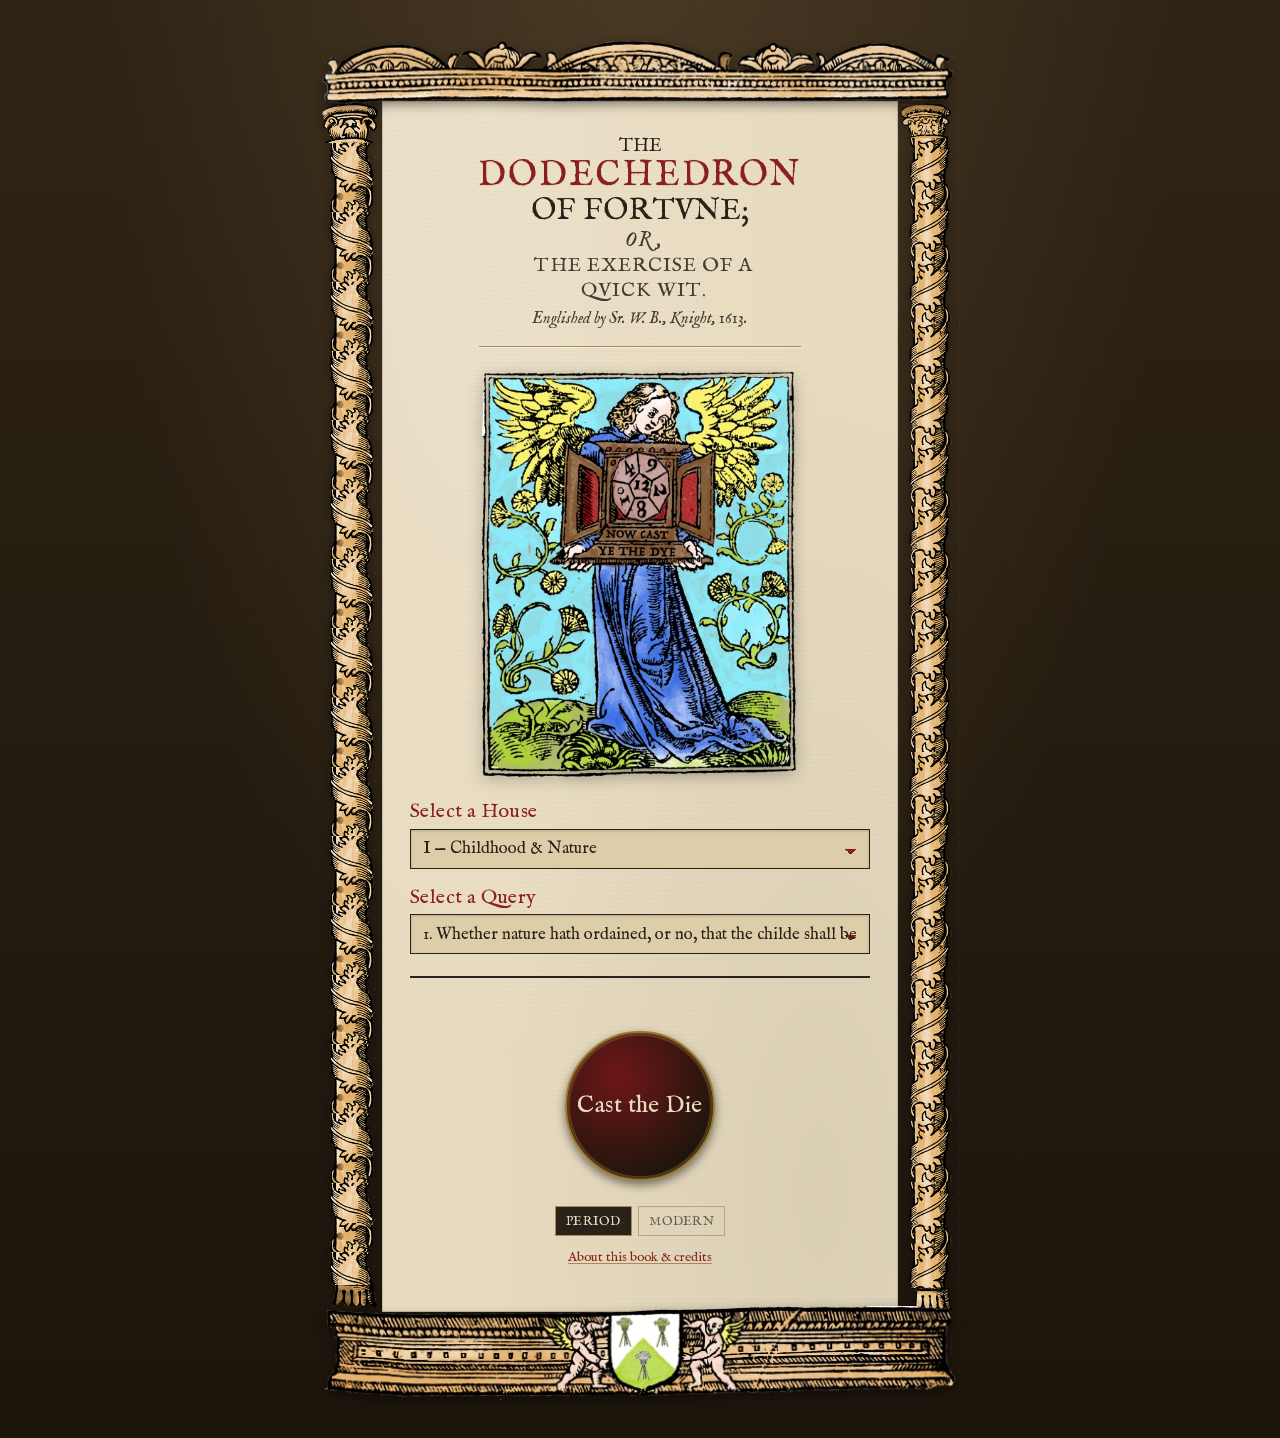
<file: index.html>
<!DOCTYPE html>
<html lang="en">

<head>
    <meta charset="UTF-8">
    <meta name="viewport" content="width=device-width, initial-scale=1">
    <title>The Dodechedron of Fortune</title>
    <link rel="stylesheet" href="dodec1.css">
    <link rel="manifest" href="manifest.json">
    <meta name="theme-color" content="#2e2416">
    <link rel="apple-touch-icon" href="icons/apple-touch-icon.png">
    <meta name="apple-mobile-web-app-capable" content="yes">
    <meta name="apple-mobile-web-app-status-bar-style" content="black-translucent">
    <meta name="apple-mobile-web-app-title" content="Dodechedron">
</head>

<body>
    <div id="frame">
        <img id="cornice-top" src="assets/cornice-top.webp" alt="">

        <div id="colonnade">
            <div class="column column-left" aria-hidden="true">
                <img class="col-cap" src="assets/column-left-cap.png" alt="">
                <div class="col-shaft"></div>
                <img class="col-foot" src="assets/column-left-foot.png" alt="">
            </div>

            <div id="container">
                <h1 class="title">
                    <span class="title-line--display-small">The</span>
                    <span class="title-line--wordmark">Dodechedron</span>
                    <span class="title-line--display">of Fortvne;</span>
                </h1>
                <p class="subtitle"><em>Or ,</em><br /> the Exercise of a <br />Qvick Wit.</p>

		<p class="subtitle-translator-credit">Englished by Sr. W. B., Knight, 1613.</p>

                <hr class="rule" />

                <div class="hero-wrap">
                    <div class="hero-stage">
                        <img class="hero-base" src="assets/angel-die.webp" alt="A woodcut of an angel presenting a twelve-sided die in an open case, reading NOW CAST YE THE DYE">
                        <button type="button" class="die-hotspot" aria-label="Cast the die" onclick="animateDieAndTellFortune()">
                            <img id="dieOverlay" src="assets/die-1.png" alt="">
                        </button>
                    </div>
                </div>

                <form class="consult" onsubmit="return false;">
                    <div class="field">
                        <label for="house">Select a House</label>
                        <select id="house" name="house">
                            <!-- options filled in by dodec1.js from HOUSES -->
                        </select>
                    </div>

                    <div class="field">
                        <label for="q_num">Select a Query</label>
                        <select id="q_num" name="q_num">
                            <!-- options filled in by dodec1.js from HOUSES, based on the chosen house -->
                        </select>
                    </div>
                </form>

                <div class="leaf">
                    <div id="questionPrint"></div>
                    <div id="answerPage"></div>
                    <div id="workings" class="workings"></div>
                </div>

                <div class="cast-wrap">
                    <button type="button" class="cast" onclick="animateDieAndTellFortune()">Cast&nbsp;the&nbsp;Die</button>
                </div>

                <div class="toggle" role="group" aria-label="Typeface">
                    <button type="button" id="btn-blackletter" aria-pressed="true" onclick="setTypeface('blackletter')">Period</button>
                    <button type="button" id="btn-modern" aria-pressed="false" onclick="setTypeface('modern')">Modern</button>
                </div>

                <p class="colophon-link"><a href="credits.html">About this book &amp; credits</a></p>
            </div>

            <div class="column column-right" aria-hidden="true">
                <img class="col-cap" src="assets/column-right-cap.png" alt="">
                <div class="col-shaft"></div>
                <img class="col-foot" src="assets/column-right-foot.png" alt="">
            </div>
        </div>

        <img id="base-bottom" src="assets/base.webp" alt="">
    </div>

    <script src="dodec-questions.js"></script>
    <script src="dodec-answers.js"></script>
    <script src="typeface-toggle.js"></script>
    <script src="dodec1.js"></script>
    <script>
        if ("serviceWorker" in navigator) {
            window.addEventListener("load", function () {
                navigator.serviceWorker.register("sw.js");
            });
        }
    </script>

</body>

</html>
</file>
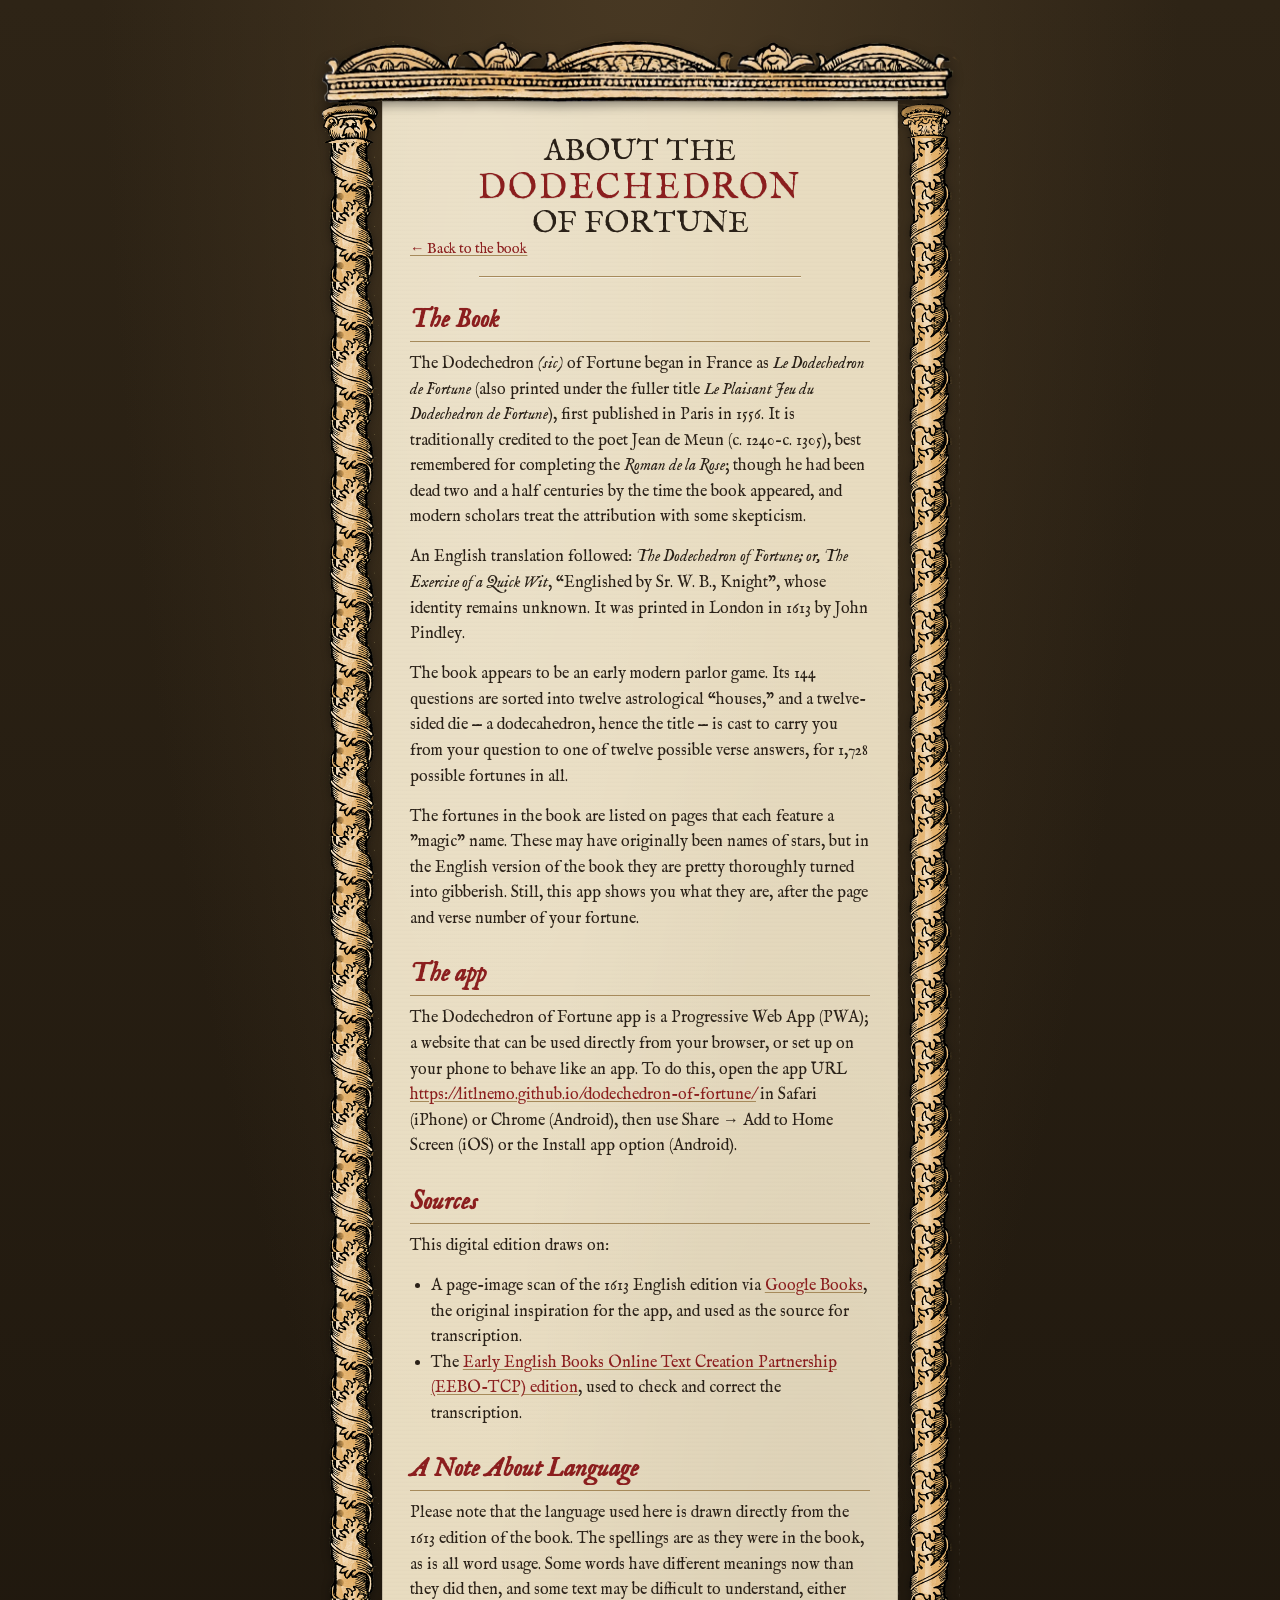
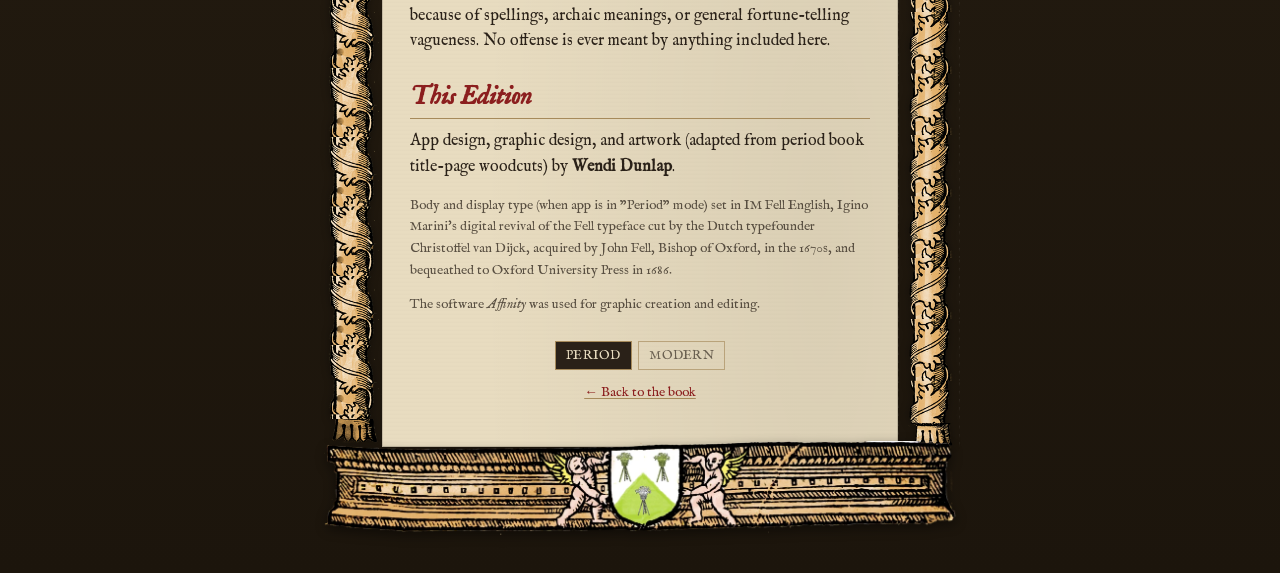
<file: credits.html>
<!DOCTYPE html>
<html lang="en">

<head>
    <meta charset="UTF-8">
    <meta name="viewport" content="width=device-width, initial-scale=1">
    <title>About &amp; Credits — The Dodechedron of Fortune</title>
    <link rel="stylesheet" href="dodec1.css">
    <link rel="manifest" href="manifest.json">
    <meta name="theme-color" content="#2e2416">
    <link rel="apple-touch-icon" href="icons/apple-touch-icon.png">

</head>

<body>
    <div id="frame">
        <img id="cornice-top" src="assets/cornice-top.webp" alt="">

        <div id="colonnade">
            <div class="column column-left" aria-hidden="true">
                <img class="col-cap" src="assets/column-left-cap.png" alt="">
                <div class="col-shaft"></div>
                <img class="col-foot" src="assets/column-left-foot.png" alt="">
            </div>

            <div id="container">
                <h1 class="title">
                    <span class="title-line--display">About the</span>
                    <span class="title-line--wordmark">Dodechedron</span>
                    <span class="title-line--display">of Fortune</span>
                </h1>

                <p class="back-link"><a href="dodec1.html">&larr; Back to the book</a></p>

                <hr class="rule" />

                <div class="credits-section">
                    <h2>The Book</h2>
                    <p>
                        The Dodechedron <em>(sic)</em> of Fortune began in France as <em>Le Dodechedron de Fortune</em>
                        (also printed under the fuller title <em>Le Plaisant Jeu du Dodechedron de
                        Fortune</em>), first published in Paris in 1556. It is traditionally credited to the poet Jean de Meun (c.&nbsp;1240&ndash;c.&nbsp;1305),
                        best remembered for completing the <em>Roman de la Rose</em>; though he had
                        been dead two and a half centuries by the time the book appeared, and modern
                        scholars treat the attribution with some skepticism.
                    </p>
                    <p>
                        An English translation followed:
                        <em>The Dodechedron of Fortune; or, The Exercise of a Quick Wit</em>, &ldquo;Englished
                        by Sr.&nbsp;W.&nbsp;B., Knight&rdquo;, whose identity remains unknown. It was printed in London in 1613 by
                        John Pindley.
                    </p>
                    <p>
                        The book appears to be an early modern parlor game. Its 144 questions are sorted
                        into twelve astrological &ldquo;houses,&rdquo; and a twelve-sided die &mdash; a
                        dodecahedron, hence the title &mdash; is cast to carry you from your question
                        to one of twelve possible verse answers, for 1,728 possible fortunes in all.
                    </p>
		    <p>
                        The fortunes in the book are listed on pages that each feature a "magic" name. These may have originally been names of stars, but in the English version of the book they are pretty thoroughly turned into gibberish. Still, this app shows you what they are, after the page and verse number of your fortune.
                    </p>
                </div>
				<div class="credits-section">
					<h2>The app</h2>
					<p>The Dodechedron of Fortune app is a Progressive Web App (PWA); a website that can be used directly from your browser, or set up on your phone to behave like an app. To do this, open the app URL <a href="https://litlnemo.github.io/dodechedron-of-fortune/">https://litlnemo.github.io/dodechedron-of-fortune/</a> in Safari (iPhone) or Chrome (Android), then use Share → Add to Home Screen (iOS) or the Install app option (Android).</p>
				</div>

                <div class="credits-section">
                    <h2>Sources</h2>
                    <p>This digital edition draws on:</p>
                    <ul>
                        <li>A page-image scan of the 1613 English edition via
                            <a href="https://books.google.com/books?id=fYxmAAAAcAAJ" target="_blank" rel="noopener">Google Books</a>,
                            the original inspiration for the app, and used as the source for transcription.</li>
                        <li>The <a href="https://quod.lib.umich.edu/e/eebo2/A07461.0001.001" target="_blank" rel="noopener">Early English Books Online Text Creation Partnership (EEBO-TCP) edition</a>,
                            used to check and correct the transcription.</li>
                    </ul>
                </div>

		<div class="credits-section">
                    <h2>A Note About Language</h2>
                    <p>Please note that the language used here is drawn directly from the 1613 edition of the book. The spellings are as they were in the book, as is all word usage. Some words have different meanings now than they did then, and some text may be difficult to understand, either because of spellings, archaic meanings, or general fortune-telling vagueness. No offense is ever meant by anything included here.</p>
                </div>

                <div class="credits-section">
                    <h2>This Edition</h2>
                    <p>
                        App design, graphic design, and artwork
                        (adapted from period book title-page woodcuts) by <strong>Wendi Dunlap</strong>.
                    </p>
                    <p class="fine-print">
                        Body and display type (when app is in "Period" mode) set in IM&nbsp;Fell English, Igino Marini's digital
                        revival of the Fell typeface cut by the Dutch typefounder
                        Christoffel van Dijck, acquired by John Fell, Bishop of Oxford, in the 1670s,
                        and bequeathed to Oxford University Press in 1686.
                    </p>
		    <p class="fine-print">
                        The software <em>Affinity</em> was used for graphic creation and editing.
                    </p>
                </div>

                <div class="toggle" role="group" aria-label="Typeface">
                    <button type="button" id="btn-blackletter" aria-pressed="true" onclick="setTypeface('blackletter')">Period</button>
                    <button type="button" id="btn-modern" aria-pressed="false" onclick="setTypeface('modern')">Modern</button>
                </div>

                <p class="colophon-link"><a href="index.html">&larr; Back to the book</a></p>
            </div>

            <div class="column column-right" aria-hidden="true">
                <img class="col-cap" src="assets/column-right-cap.png" alt="">
                <div class="col-shaft"></div>
                <img class="col-foot" src="assets/column-right-foot.png" alt="">
            </div>
        </div>

        <img id="base-bottom" src="assets/base.webp" alt="">
    </div>

    <script src="typeface-toggle.js"></script>
    <script>
        window.addEventListener("DOMContentLoaded", initTypeface);
    </script>
</body>

</html>
</file>
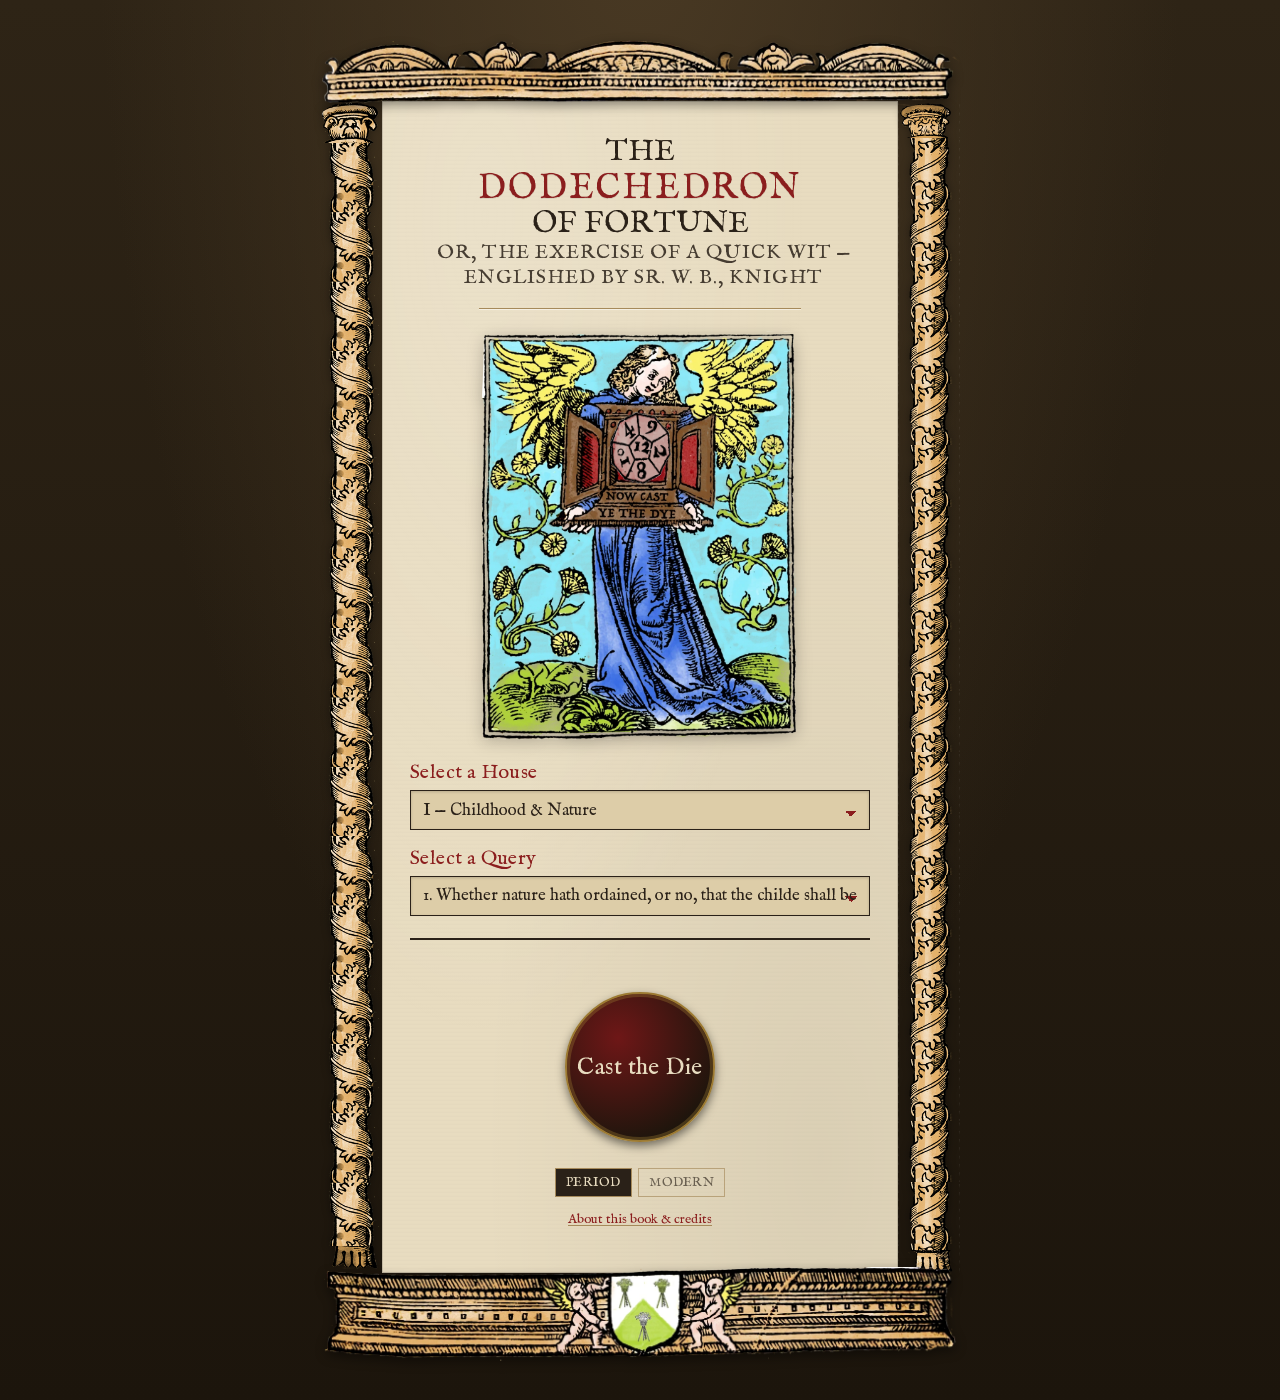
<file: dodec1.html>
<!DOCTYPE html>
<html lang="en">

<head>
    <meta charset="UTF-8">
    <meta name="viewport" content="width=device-width, initial-scale=1">
    <title>The Dodechedron of Fortune</title>
    <link rel="stylesheet" href="dodec1.css">
    <link rel="manifest" href="manifest.json">
    <meta name="theme-color" content="#2e2416">
    <link rel="apple-touch-icon" href="icons/apple-touch-icon.png">
    <meta name="apple-mobile-web-app-capable" content="yes">
    <meta name="apple-mobile-web-app-status-bar-style" content="black-translucent">
    <meta name="apple-mobile-web-app-title" content="Dodechedron">
</head>

<body>
    <div id="frame">
        <img id="cornice-top" src="assets/cornice-top.webp" alt="">

        <div id="colonnade">
            <div class="column column-left" aria-hidden="true">
                <img class="col-cap" src="assets/column-left-cap.png" alt="">
                <div class="col-shaft"></div>
                <img class="col-foot" src="assets/column-left-foot.png" alt="">
            </div>

            <div id="container">
                <h1 class="title">
                    <span class="title-line--display">The</span>
                    <span class="title-line--wordmark">Dodechedron</span>
                    <span class="title-line--display">of Fortune</span>
                </h1>
                <p class="subtitle">Or, the Exercise of a Quick Wit &mdash; Englished by Sr. W. B., Knight</p>

                <hr class="rule" />

                <div class="hero-wrap">
                    <div class="hero-stage">
                        <img class="hero-base" src="assets/angel-die.webp" alt="A woodcut of an angel presenting a twelve-sided die in an open case, reading NOW CAST YE THE DYE">
                        <button type="button" class="die-hotspot" aria-label="Cast the die" onclick="animateDieAndTellFortune()">
                            <img id="dieOverlay" src="assets/die-1.png" alt="">
                        </button>
                    </div>
                </div>

                <form class="consult" onsubmit="return false;">
                    <div class="field">
                        <label for="house">Select a House</label>
                        <select id="house" name="house">
                            <!-- options filled in by dodec1.js from HOUSES -->
                        </select>
                    </div>

                    <div class="field">
                        <label for="q_num">Select a Query</label>
                        <select id="q_num" name="q_num">
                            <!-- options filled in by dodec1.js from HOUSES, based on the chosen house -->
                        </select>
                    </div>
                </form>

                <div class="leaf">
                    <div id="questionPrint"></div>
                    <div id="answerPage"></div>
                    <div id="workings" class="workings"></div>
                </div>

                <div class="cast-wrap">
                    <button type="button" class="cast" onclick="animateDieAndTellFortune()">Cast&nbsp;the&nbsp;Die</button>
                </div>

                <div class="toggle" role="group" aria-label="Typeface">
                    <button type="button" id="btn-blackletter" aria-pressed="true" onclick="setTypeface('blackletter')">Period</button>
                    <button type="button" id="btn-modern" aria-pressed="false" onclick="setTypeface('modern')">Modern</button>
                </div>

                <p class="colophon-link"><a href="credits.html">About this book &amp; credits</a></p>
            </div>

            <div class="column column-right" aria-hidden="true">
                <img class="col-cap" src="assets/column-right-cap.png" alt="">
                <div class="col-shaft"></div>
                <img class="col-foot" src="assets/column-right-foot.png" alt="">
            </div>
        </div>

        <img id="base-bottom" src="assets/base.webp" alt="">
    </div>

    <script src="dodec-questions.js"></script>
    <script src="dodec-answers.js"></script>
    <script src="typeface-toggle.js"></script>
    <script src="dodec1.js"></script>
    <script>
        if ("serviceWorker" in navigator) {
            window.addEventListener("load", function () {
                navigator.serviceWorker.register("sw.js");
            });
        }
    </script>

</body>

</html>
</file>
<file: dodec1.css>
/* ===================================================================
   The Dodechedron of Fortune stylesheet
   =================================================================== */

@font-face {
  font-family: "IM Fell English";
  src: url("fonts/im-fell-english-latin-400-normal.woff2") format("woff2");
  font-weight: 400;
  font-style: normal;
  font-display: swap;
}
@font-face {
  font-family: "IM Fell English";
  src: url("fonts/im-fell-english-latin-400-italic.woff2") format("woff2");
  font-weight: 400;
  font-style: italic;
  font-display: swap;
}

:root {
  --vellum: #e8dcc0;
  --vellum-dim: #ddcda8;
  --ink: #2a2118;
  --rubric: #8b1e1e;
  --rubric-dim: #6e1717;
  --gilt: #9c7a32;
  --gilt-bright: #c39d42;
  --oak: #2e2416;
  --oak-deep: #1c150c;
  --sepia: #a68a5b;
  --display-face: "IM Fell English", Trattatello, "Iowan Old Style", Georgia, serif;
  --body-face: "IM Fell English", Trattatello, "Iowan Old Style", Georgia, serif;
  --label-tracking: 0.02em;

  --col-w: clamp(34px, 8vw, 62px);
}

/* ---- accessibility: modern typeface mode ---- */
html.modern-mode {
  --display-face: Georgia, "Times New Roman", serif;
  --body-face: Georgia, "Times New Roman", serif;
}
html.modern-mode .title-line--display,
html.modern-mode .field label,
html.modern-mode .house-label {
  font-style: normal !important;
}
html.modern-mode .magic-word { font-weight: 700; }

* { box-sizing: border-box; }

html, body {
  overflow-x: hidden;
  margin: 0;
  padding: 0;
  background: var(--oak);
  background-image:
    radial-gradient(ellipse at 50% -10%, #4a3a24 0%, transparent 60%),
    linear-gradient(var(--oak), var(--oak-deep));
  min-height: 100%;
  color: var(--ink);
  font-family: var(--body-face);
}

body {
  display: flex;
  justify-content: center;
  padding: clamp(10px, 3vw, 40px) clamp(6px, 2vw, 24px);
}

/* ---- the title-page frame: cornice / columns / base ---- */

#frame {
  width: 100%;
  max-width: 640px;
}

#cornice-top {
  width: 100%;
  display: block;
  filter: drop-shadow(0 4px 6px rgba(0,0,0,0.45));
  position: relative;
  z-index: 2;
}

#colonnade {
  display: flex;
  align-items: stretch;
  margin-top: -6px;
}

.column {
  width: var(--col-w);
  flex: none;
  display: flex;
  flex-direction: column;
  filter: drop-shadow(0 0 4px rgba(0,0,0,0.35));
}
.column img.col-cap,
.column img.col-foot {
  width: 100%;
  display: block;
  flex: none;
}
.column .col-shaft {
  flex: 1 1 auto;
  width: 100%;
  background-repeat: repeat-y;
  background-size: 100% auto;
  background-position: top center;
}
.column-left .col-shaft { background-image: url("assets/column-left-shaft-tile.png"); }
.column-right .col-shaft { background-image: url("assets/column-right-shaft-tile.png"); }

#container {
  flex: 1 1 auto;
  min-width: 0;
  position: relative;
  background: var(--vellum);
  background-image:
    repeating-linear-gradient(0deg, rgba(0,0,0,0.015) 0px, transparent 2px, transparent 4px),
    radial-gradient(ellipse at 20% 10%, rgba(255,255,255,0.15), transparent 55%),
    radial-gradient(ellipse at 85% 90%, rgba(0,0,0,0.06), transparent 55%);
  padding: clamp(16px, 4vw, 32px) clamp(14px, 3vw, 28px);
  box-shadow: inset 0 0 0 1px rgba(0,0,0,0.15);
}

#base-bottom {
  width: 100%;
  display: block;
  margin-top: -6px;
  filter: drop-shadow(0 4px 6px rgba(0,0,0,0.45));
  position: relative;
  z-index: 2;
}

/* ---- title block ---- */

h1.title {
  font-family: var(--display-face);
  text-align: center;
  line-height: 1.08;
  margin: 0.1em 0 0;
}
h1.title .title-line--display {
  display: block;
  font-style: normal;
  font-weight: 400;
  text-transform: uppercase;
  color: var(--ink);
  font-size: clamp(1.4rem, 6vw, 1.9rem);
}
h1.title .title-line--display-small {
  display: block;
  font-style: normal;
  font-weight: 400;
  text-transform: uppercase;
  color: var(--ink);
  font-size: clamp(0.8rem, 6vw, 1.2rem);
}
h1.title .title-line--wordmark {
  display: block;
  font-style: normal;
  font-weight: 400;
  text-transform: uppercase;
  color: var(--rubric);
  font-size: clamp(1.7rem, 8.2vw, 2.2rem);
  letter-spacing: 0.05em;
  text-shadow: 0 1px 0 rgba(0,0,0,0.08);
  margin: 0.02em 0 0 0;
}

.subtitle {
  text-align: center;
  text-transform: uppercase;
  color: var(--ink);
  font-size: 1.25rem;
  margin: 0 0 0 0.35em;
  letter-spacing: 0.05em;
  opacity: 0.85;
}

.subtitle-translator-credit {
  text-align: center;
  font-style: italic;
  color: var(--ink);
  font-size: 1.0rem;
  margin: 0.35em 0 0;
  opacity: 0.85;
}

.rule {
  border: none;
  border-top: 1px solid var(--sepia);
  border-bottom: 1px solid rgba(255,255,255,0.5);
  margin: 1.1em auto;
  width: 70%;
}

.rule--wide { width: 100%; }

/* ---- the consultation form ---- */

.consult {
  display: flex;
  flex-direction: column;
  gap: 1em;
  margin: 1.2em 0;
}

.field {
  display: flex;
  flex-direction: column;
  gap: 0.3em;
}

.field label {
  font-family: var(--display-face);
  color: var(--rubric);
  font-size: clamp(1.05rem, 4vw, 1.25rem);
  letter-spacing: var(--label-tracking);
}
html.modern-mode .field label {
  font-family: var(--body-face);
  font-weight: 700;
  font-style: italic;
  font-size: 1rem;
}

select {
  width: 100%;
  max-width: 100%;
  font-family: var(--body-face);
  font-size: 1.05rem;
  color: var(--ink);
  background: var(--vellum-dim);
  border: 1px solid var(--ink);
  border-radius: 0;
  padding: 0.5em 0.7em;
  box-shadow: inset 0 1px 3px rgba(0,0,0,0.18);
  appearance: none;
  -webkit-appearance: none;
  background-image: linear-gradient(45deg, transparent 50%, var(--rubric) 50%),
                     linear-gradient(135deg, var(--rubric) 50%, transparent 50%);
  background-position: calc(100% - 18px) calc(1.1em + 1px), calc(100% - 12px) calc(1.1em + 1px);
  background-size: 6px 6px, 6px 6px;
  background-repeat: no-repeat;
}
select:focus-visible,
button:focus-visible,
.toggle button:focus-visible {
  outline: 3px solid var(--gilt-bright);
  outline-offset: 2px;
}

/* ---- the cast-the-die button ---- */

.cast-wrap { display: flex; justify-content: center; margin: 1.4em 0 0.6em; }

button.cast {
  font-family: var(--display-face);
  font-size: clamp(1.2rem, 5vw, 1.5rem);
  color: var(--vellum);
  background: radial-gradient(circle at 35% 30%, var(--rubric-dim), var(--oak-deep) 78%);
  border: 2px solid var(--gilt);
  border-radius: 50%;
  width: clamp(120px, 30vw, 150px);
  aspect-ratio: 1 / 1;
  cursor: pointer;
  box-shadow: 0 4px 10px rgba(0,0,0,0.5), inset 0 0 0 3px rgba(156,122,50,0.35);
  transition: transform 0.15s ease, box-shadow 0.15s ease;
  letter-spacing: 0.02em;
}
button.cast:hover {
  transform: translateY(-2px);
  box-shadow: 0 7px 14px rgba(0,0,0,0.55), inset 0 0 0 3px rgba(195,157,66,0.55);
}
button.cast:active { transform: translateY(0); }

@media (prefers-reduced-motion: reduce) {
  button.cast, button.cast:hover { transition: none; transform: none; }
}

/* ---- the answer ---- */

.leaf {
  margin-top: 1.4em;
  padding-top: 1.2em;
  border-top: 2px double var(--ink);
  min-height: 2em;
}

#answerPage:not(:empty) {
  border: 1px solid var(--rubric);
  box-shadow: inset 0 0 0 3px var(--vellum), inset 0 0 0 4px var(--rubric-dim);
  padding: 0.9em 1.1em;
  margin-top: 0.8em;
  background: rgba(255,255,255,0.25);
}

.hero-wrap {
  display: flex;
  justify-content: center;
  margin: 1.3em 0;
}
.hero-stage {
  position: relative;
  display: inline-block;
  width: min(78%, 320px);
}
.hero-base {
  width: 100%;
  height: auto;
  display: block;
  filter: drop-shadow(0 3px 8px rgba(0,0,0,0.35));
}

/* the clickable die, positioned over the case's empty red window
   (measured as a % of the source image's own dimensions so it stays
   aligned at any display size) */
.die-hotspot {
  position: absolute;
  left: 40.0%;
  top: 19.13%;
  width: 20.0%;
  height: 19.13%;
  padding: 0;
  border: 0;
  background: transparent;
  cursor: pointer;
  -webkit-tap-highlight-color: transparent;
}
.die-hotspot img {
  width: 100%;
  height: 100%;
  object-fit: fill;
  display: block;
  pointer-events: none;
}
.die-hotspot:hover img { filter: brightness(1.08); }
.die-hotspot:focus-visible {
  outline: 3px solid var(--gilt-bright);
  outline-offset: 2px;
  border-radius: 4px;
}

.house-label {
  font-family: var(--display-face);
  color: var(--rubric);
  font-size: clamp(1.2rem, 5vw, 1.5rem);
  display: block;
  margin-bottom: 0.2em;
}

.query-text {
  font-style: italic;
  font-size: 1.05rem;
}

.category-tag {
  font-size: 0.85rem;
  color: var(--gilt);
}

.verse-text {
  font-size: clamp(1.15rem, 4.4vw, 1.4rem);
  font-style: italic;
  line-height: 1.5;
  margin: 0.9em 0 0.4em;
}

.dropcap {
  font-family: var(--display-face);
  font-style: normal;
  font-size: 2.6em;
  color: var(--rubric);
  float: left;
  line-height: 0.75;
  margin: 0.03em 0.08em 0 0;
}
.dropcap::before {
  content: "\201C";
  display: inline-block;
  font-size: 0.38em;
  font-family: var(--body-face);
  color: var(--sepia);
  vertical-align: top;
  margin-right: 0.03em;
}

.quote-mark {
  color: var(--sepia);
}

.marginalia {
  font-size: 0.85rem;
  color: var(--ink);
  opacity: 0.7;
  margin-top: 0.6em;
}
.marginalia .magic-word { font-style: italic; }

.workings {
  margin-top: 0.9em;
  font-size: 0.8rem;
  color: var(--ink);
  opacity: 0.6;
  font-style: italic;
  line-height: 1.4;
}

.placeholder-note {
  font-style: italic;
  opacity: 0.75;
}

/* ---- typeface toggle ---- */

.toggle {
  display: flex;
  justify-content: center;
  gap: 0.4em;
  margin-top: 1.6em;
}

.toggle button {
  font-family: var(--body-face);
  font-size: 0.8rem;
  letter-spacing: var(--label-tracking);
  text-transform: uppercase;
  background: transparent;
  border: 1px solid var(--sepia);
  color: var(--ink);
  padding: 0.4em 0.8em;
  cursor: pointer;
  opacity: 0.65;
}
.toggle button[aria-pressed="true"] {
  background: var(--ink);
  color: var(--vellum);
  opacity: 1;
}

/* ---- small screens ---- */

@media (max-width: 400px) {
  #container { padding: 18px 14px; outline-offset: 4px; }
  .dropcap { font-size: 2.2em; }
}

/* ---- credits / about page ---- */

.colophon-link {
  text-align: center;
  font-size: 0.85rem;
  margin-top: 1em;
}
.colophon-link a,
.back-link a,
.credits-section a {
  color: var(--rubric);
  text-decoration: underline;
  text-decoration-color: var(--sepia);
  text-underline-offset: 0.15em;
}
.colophon-link a:hover,
.back-link a:hover,
.credits-section a:hover {
  color: var(--rubric-dim);
}

.back-link {
  font-size: 0.9rem;
  margin: 0 0 1em;
}

.credits-section {
  margin: 1.6em 0;
}
.credits-section h2 {
  font-family: var(--display-face);
  font-style: italic;
  color: var(--rubric);
  font-size: clamp(1.3rem, 5vw, 1.6rem);
  margin: 0 0 0.4em;
  border-bottom: 1px solid var(--sepia);
  padding-bottom: 0.2em;
}
html.modern-mode .credits-section h2 { font-style: normal; font-weight: 700; }

.credits-section p {
  line-height: 1.6;
  margin: 0 0 0.9em;
}

.credits-section ul {
  margin: 0 0 0.9em;
  padding-left: 1.3em;
  line-height: 1.6;
}

.credits-section .fine-print {
  font-size: 0.85rem;
  opacity: 0.75;
}
</file>
